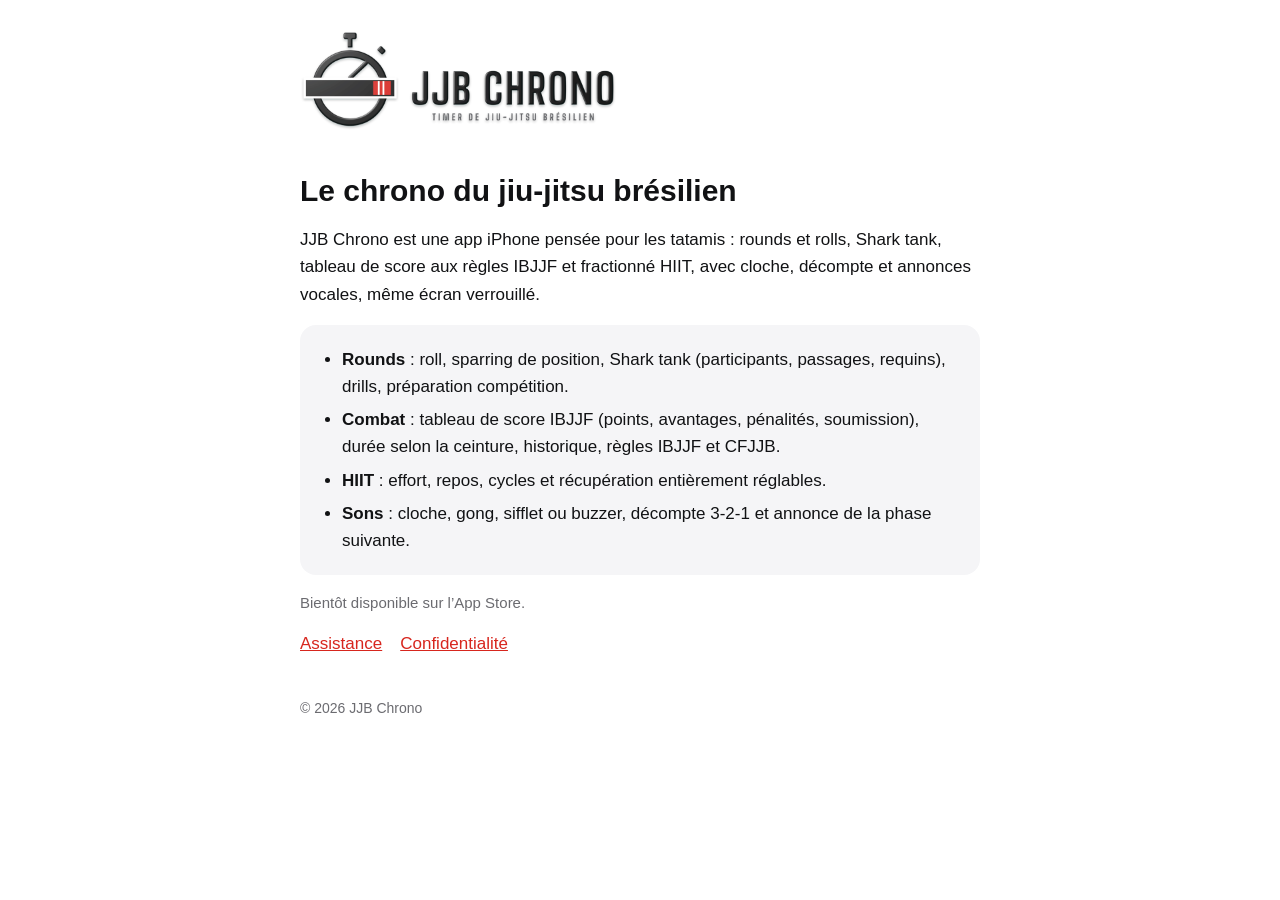
<file: index.html>
<!doctype html>
<html lang="fr">
<head>
  <meta charset="utf-8">
  <meta name="viewport" content="width=device-width, initial-scale=1">
  <title>JJB Chrono</title>
  <meta name="description" content="JJB Chrono : chrono de rounds, tableau de score IBJJF et HIIT pour le jiu-jitsu brésilien.">
  <link rel="icon" href="favicon.png">
  <link rel="apple-touch-icon" href="apple-touch-icon.png">
  <link rel="stylesheet" href="style.css">
</head>
<body>
  <header>
    <img src="logo.png" alt="JJB Chrono, timer de jiu-jitsu brésilien" width="960" height="328">
  </header>
  <main>
    <h1>Le chrono du jiu-jitsu brésilien</h1>
    <p>JJB Chrono est une app iPhone pensée pour les tatamis : rounds et rolls, Shark tank, tableau de score aux règles IBJJF et fractionné HIIT, avec cloche, décompte et annonces vocales, même écran verrouillé.</p>
    <div class="carte">
      <ul>
        <li><strong>Rounds</strong> : roll, sparring de position, Shark tank (participants, passages, requins), drills, préparation compétition.</li>
        <li><strong>Combat</strong> : tableau de score IBJJF (points, avantages, pénalités, soumission), durée selon la ceinture, historique, règles IBJJF et CFJJB.</li>
        <li><strong>HIIT</strong> : effort, repos, cycles et récupération entièrement réglables.</li>
        <li><strong>Sons</strong> : cloche, gong, sifflet ou buzzer, décompte 3-2-1 et annonce de la phase suivante.</li>
      </ul>
    </div>
    <p class="discret">Bientôt disponible sur l’App Store.</p>
    <nav>
      <a href="assistance.html">Assistance</a>
      <a href="confidentialite.html">Confidentialité</a>
    </nav>
  </main>
  <footer>© 2026 JJB Chrono</footer>
</body>
</html>
</file>
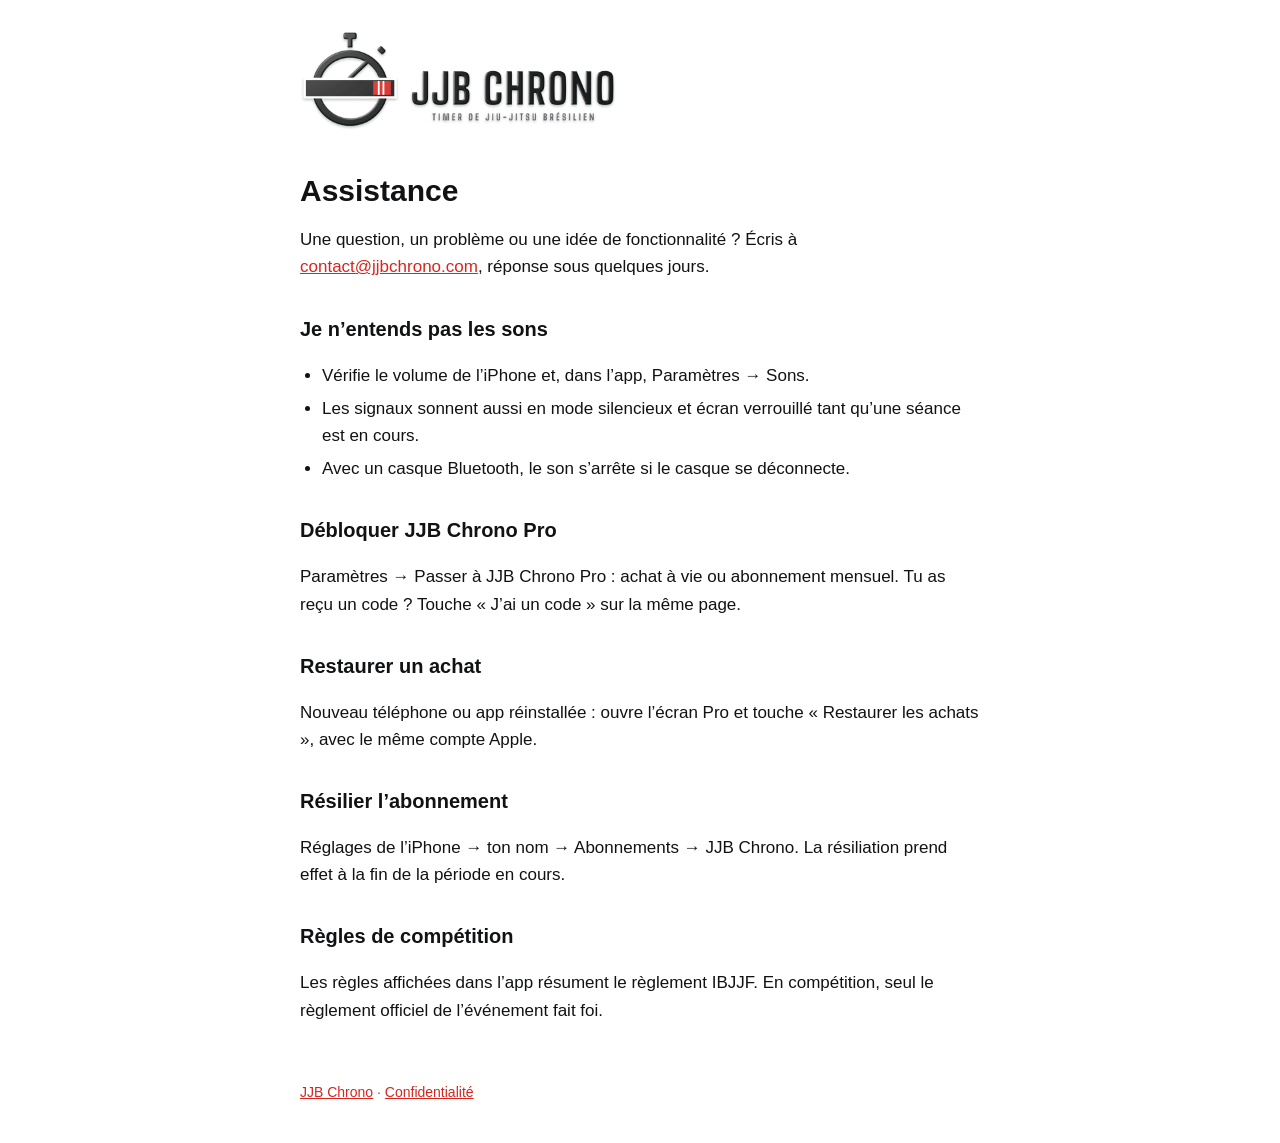
<file: assistance.html>
<!doctype html>
<html lang="fr">
<head>
  <meta charset="utf-8">
  <meta name="viewport" content="width=device-width, initial-scale=1">
  <title>Assistance · JJB Chrono</title>
  <meta name="description" content="Aide et contact pour l’app JJB Chrono.">
  <link rel="icon" href="favicon.png">
  <link rel="apple-touch-icon" href="apple-touch-icon.png">
  <link rel="stylesheet" href="style.css">
</head>
<body>
  <header>
    <a href="index.html"><img src="logo.png" alt="JJB Chrono" width="960" height="328"></a>
  </header>
  <main>
    <h1>Assistance</h1>
    <p>Une question, un problème ou une idée de fonctionnalité ? Écris à <a href="mailto:contact@jjbchrono.com">contact@jjbchrono.com</a>, réponse sous quelques jours.</p>

    <h2>Je n’entends pas les sons</h2>
    <ul>
      <li>Vérifie le volume de l’iPhone et, dans l’app, Paramètres → Sons.</li>
      <li>Les signaux sonnent aussi en mode silencieux et écran verrouillé tant qu’une séance est en cours.</li>
      <li>Avec un casque Bluetooth, le son s’arrête si le casque se déconnecte.</li>
    </ul>

    <h2>Débloquer JJB Chrono Pro</h2>
    <p>Paramètres → Passer à JJB Chrono Pro : achat à vie ou abonnement mensuel. Tu as reçu un code ? Touche « J’ai un code » sur la même page.</p>

    <h2>Restaurer un achat</h2>
    <p>Nouveau téléphone ou app réinstallée : ouvre l’écran Pro et touche « Restaurer les achats », avec le même compte Apple.</p>

    <h2>Résilier l’abonnement</h2>
    <p>Réglages de l’iPhone → ton nom → Abonnements → JJB Chrono. La résiliation prend effet à la fin de la période en cours.</p>

    <h2>Règles de compétition</h2>
    <p>Les règles affichées dans l’app résument le règlement IBJJF. En compétition, seul le règlement officiel de l’événement fait foi.</p>
  </main>
  <footer><a href="index.html">JJB Chrono</a> · <a href="confidentialite.html">Confidentialité</a></footer>
</body>
</html>
</file>
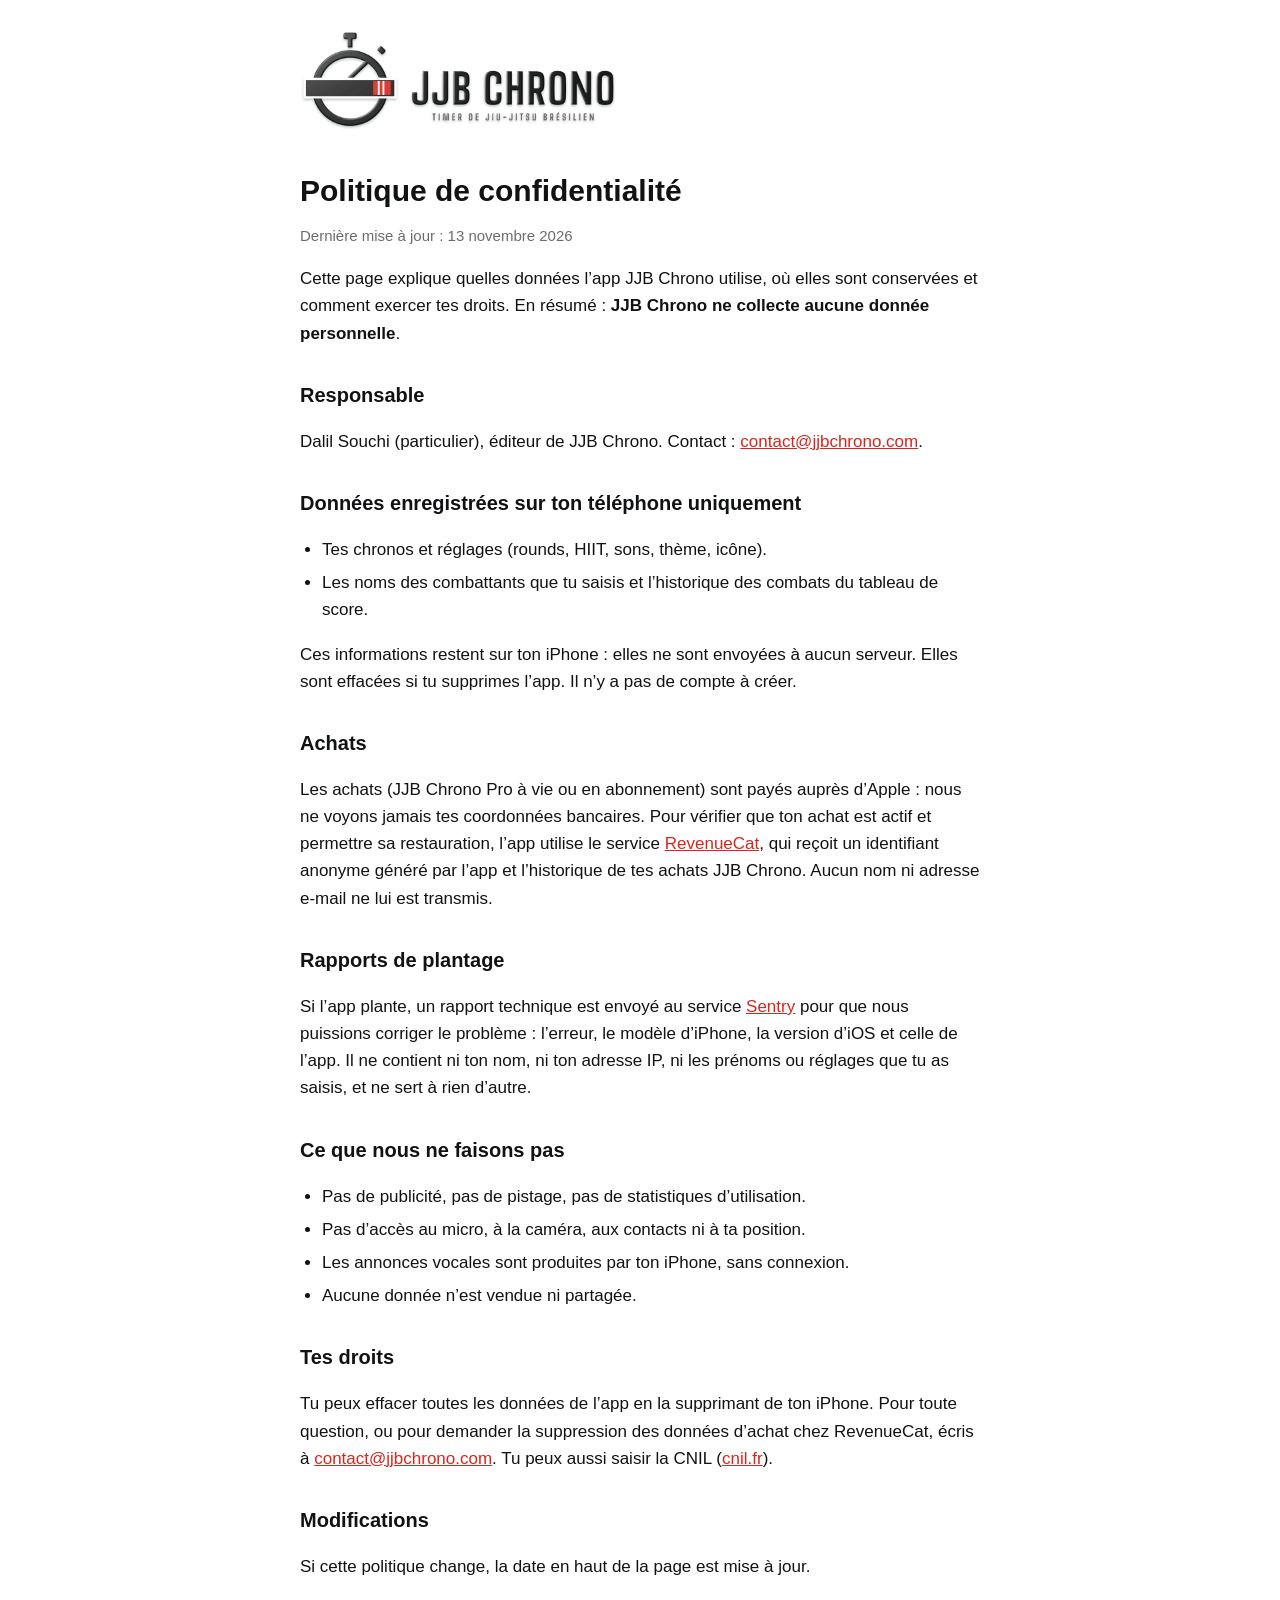
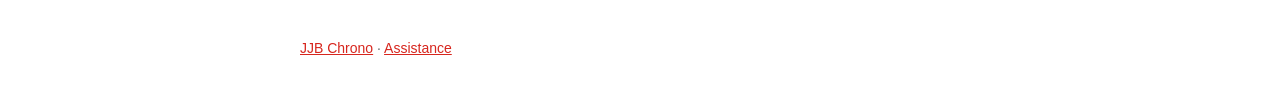
<file: confidentialite.html>
<!doctype html>
<html lang="fr">
<head>
  <meta charset="utf-8">
  <meta name="viewport" content="width=device-width, initial-scale=1">
  <title>Confidentialité · JJB Chrono</title>
  <meta name="description" content="Politique de confidentialité de l’app JJB Chrono.">
  <link rel="icon" href="favicon.png">
  <link rel="apple-touch-icon" href="apple-touch-icon.png">
  <link rel="stylesheet" href="style.css">
</head>
<body>
  <header>
    <a href="index.html"><img src="logo.png" alt="JJB Chrono" width="960" height="328"></a>
  </header>
  <main>
    <h1>Politique de confidentialité</h1>
    <p class="discret">Dernière mise à jour : 13 novembre 2026</p>
    <p>Cette page explique quelles données l’app JJB Chrono utilise, où elles sont conservées et comment exercer tes droits. En résumé : <strong>JJB Chrono ne collecte aucune donnée personnelle</strong>.</p>

    <h2>Responsable</h2>
    <p>Dalil Souchi (particulier), éditeur de JJB Chrono. Contact : <a href="mailto:contact@jjbchrono.com">contact@jjbchrono.com</a>.</p>

    <h2>Données enregistrées sur ton téléphone uniquement</h2>
    <ul>
      <li>Tes chronos et réglages (rounds, HIIT, sons, thème, icône).</li>
      <li>Les noms des combattants que tu saisis et l’historique des combats du tableau de score.</li>
    </ul>
    <p>Ces informations restent sur ton iPhone : elles ne sont envoyées à aucun serveur. Elles sont effacées si tu supprimes l’app. Il n’y a pas de compte à créer.</p>

    <h2>Achats</h2>
    <p>Les achats (JJB Chrono Pro à vie ou en abonnement) sont payés auprès d’Apple : nous ne voyons jamais tes coordonnées bancaires. Pour vérifier que ton achat est actif et permettre sa restauration, l’app utilise le service <a href="https://www.revenuecat.com/privacy">RevenueCat</a>, qui reçoit un identifiant anonyme généré par l’app et l’historique de tes achats JJB Chrono. Aucun nom ni adresse e-mail ne lui est transmis.</p>

    <h2>Rapports de plantage</h2>
    <p>Si l’app plante, un rapport technique est envoyé au service <a href="https://sentry.io/privacy/">Sentry</a> pour que nous puissions corriger le problème : l’erreur, le modèle d’iPhone, la version d’iOS et celle de l’app. Il ne contient ni ton nom, ni ton adresse IP, ni les prénoms ou réglages que tu as saisis, et ne sert à rien d’autre.</p>

    <h2>Ce que nous ne faisons pas</h2>
    <ul>
      <li>Pas de publicité, pas de pistage, pas de statistiques d’utilisation.</li>
      <li>Pas d’accès au micro, à la caméra, aux contacts ni à ta position.</li>
      <li>Les annonces vocales sont produites par ton iPhone, sans connexion.</li>
      <li>Aucune donnée n’est vendue ni partagée.</li>
    </ul>

    <h2>Tes droits</h2>
    <p>Tu peux effacer toutes les données de l’app en la supprimant de ton iPhone. Pour toute question, ou pour demander la suppression des données d’achat chez RevenueCat, écris à <a href="mailto:contact@jjbchrono.com">contact@jjbchrono.com</a>. Tu peux aussi saisir la CNIL (<a href="https://www.cnil.fr">cnil.fr</a>).</p>

    <h2>Modifications</h2>
    <p>Si cette politique change, la date en haut de la page est mise à jour.</p>
  </main>
  <footer><a href="index.html">JJB Chrono</a> · <a href="assistance.html">Assistance</a></footer>
</body>
</html>
</file>
<file: style.css>
/* Site de JJB Chrono : sobre, lisible, couleurs de l'app (rouge du thème Combat). */
:root {
  --fond: #ffffff;
  --carte: #f5f5f7;
  --texte: #111214;
  --discret: #6b6b70;
  --accent: #d7261e;
  color-scheme: light;
}
* { box-sizing: border-box; }
body {
  margin: 0;
  background: var(--fond);
  color: var(--texte);
  font: 17px/1.6 -apple-system, BlinkMacSystemFont, 'Segoe UI', Roboto, Helvetica, Arial, sans-serif;
}
header, main, footer { max-width: 720px; margin: 0 auto; padding: 0 20px; }
header { padding-top: 28px; }
header img { width: min(320px, 80vw); height: auto; }
h1 { font-size: 30px; line-height: 1.2; margin: 28px 0 8px; }
h2 { font-size: 20px; margin: 32px 0 8px; }
a { color: var(--accent); }
.discret { color: var(--discret); font-size: 15px; }
.carte { background: var(--carte); border-radius: 16px; padding: 4px 20px; margin: 16px 0; }
ul { padding-left: 22px; }
li { margin: 6px 0; }
nav { display: flex; gap: 18px; flex-wrap: wrap; margin-top: 12px; }
footer { color: var(--discret); font-size: 14px; padding-top: 40px; padding-bottom: 40px; }
</file>
